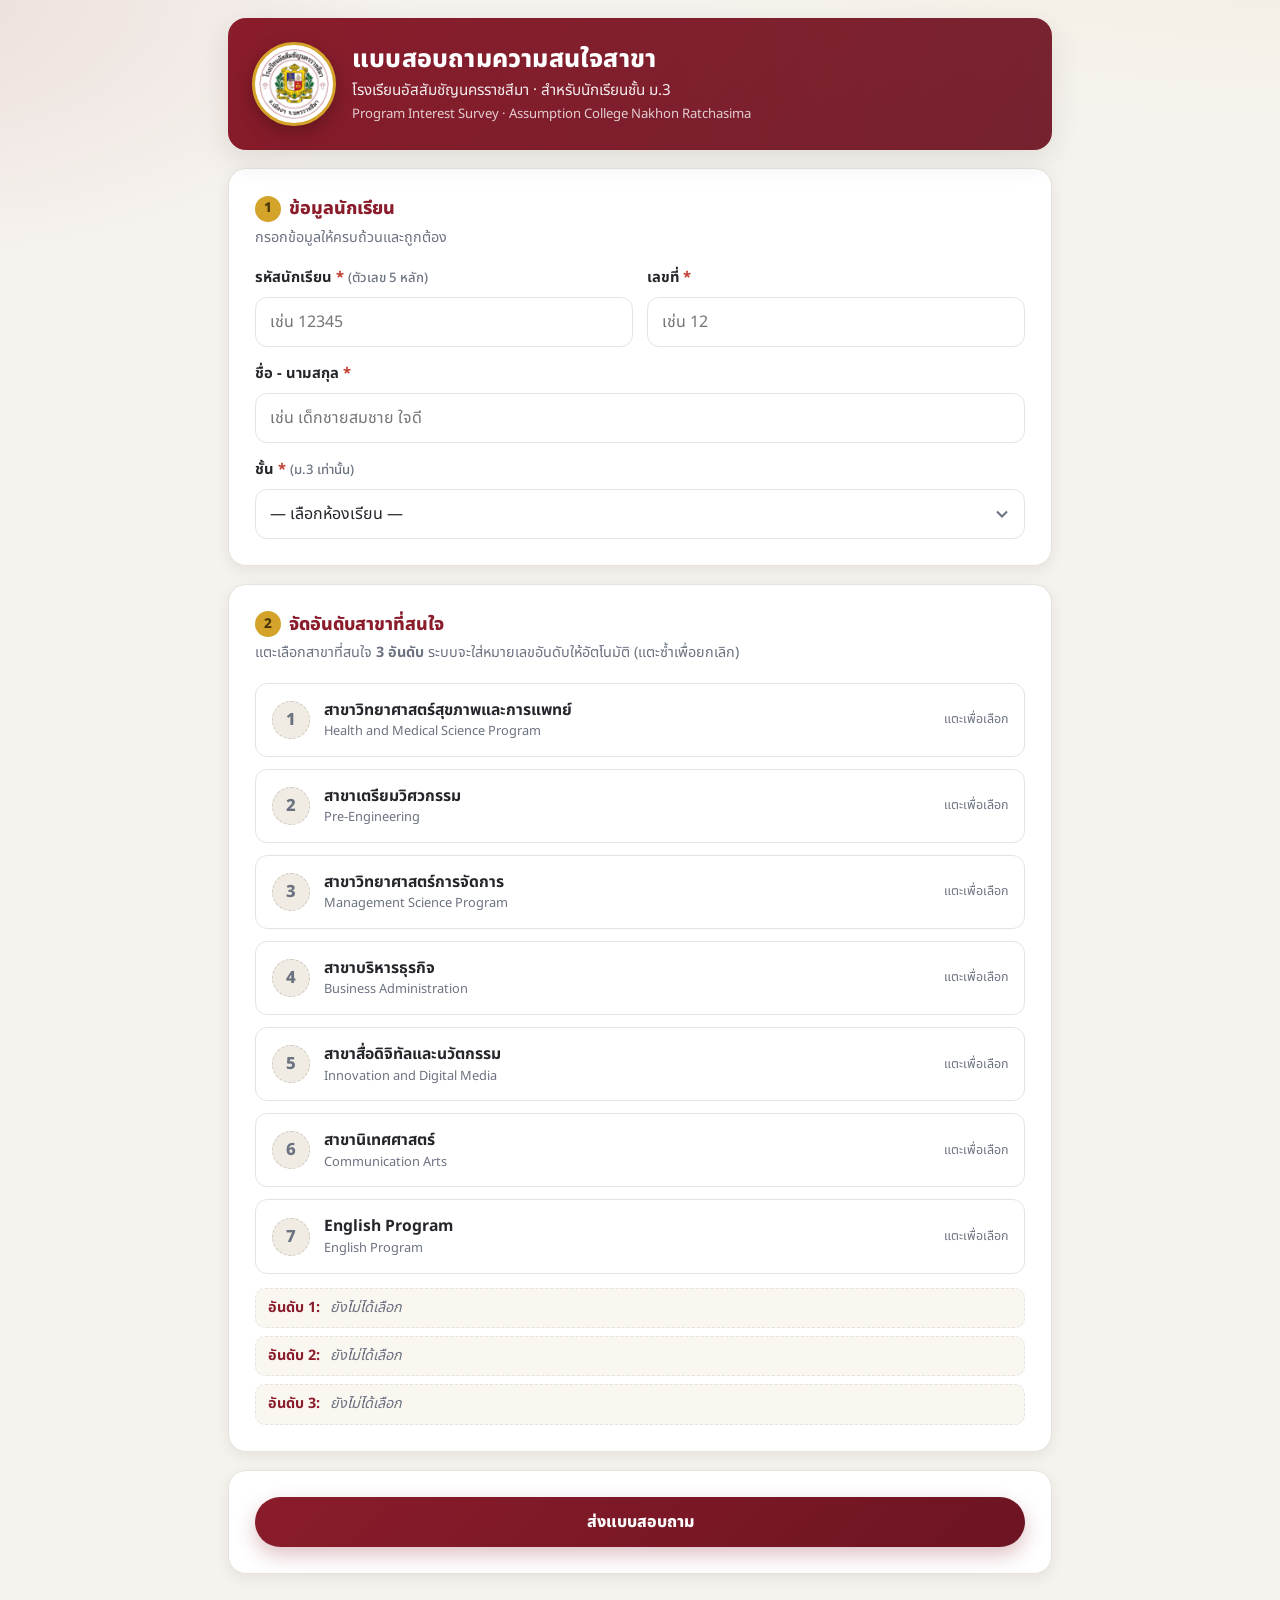
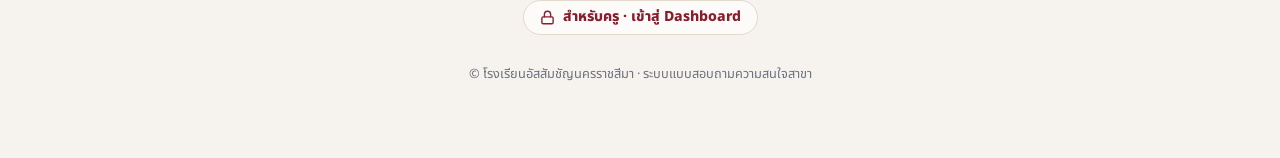
<file: index.html>
<!DOCTYPE html>
<html lang="th">
<head>
  <meta charset="UTF-8" />
  <meta name="viewport" content="width=device-width, initial-scale=1.0, viewport-fit=cover" />
  <meta name="theme-color" content="#8a1c2b" />
  <title>แบบสอบถามความสนใจสาขา | อัสสัมชัญนครราชสีมา</title>
  <meta name="description" content="แบบสอบถามความสนใจสาขาสำหรับนักเรียนชั้น ม.3 โรงเรียนอัสสัมชัญนครราชสีมา" />
  <link rel="icon" href="assets/img/logo.jpg" />
  <link rel="preconnect" href="https://fonts.googleapis.com" />
  <link rel="preconnect" href="https://fonts.gstatic.com" crossorigin />
  <link href="https://fonts.googleapis.com/css2?family=Noto+Sans+Thai:wght@400;500;700;800&display=swap" rel="stylesheet" />
  <link rel="stylesheet" href="assets/css/style.css?v=7" />
</head>
<body>
  <div class="container">

    <header class="site-header">
      <img class="logo" src="assets/img/logo.jpg" alt="ตราโรงเรียนอัสสัมชัญนครราชสีมา" />
      <div class="site-header__text">
        <h1>แบบสอบถามความสนใจสาขา</h1>
        <p>โรงเรียนอัสสัมชัญนครราชสีมา · สำหรับนักเรียนชั้น ม.3</p>
        <p class="en">Program Interest Survey · Assumption College Nakhon Ratchasima</p>
      </div>
    </header>

    <!-- ===== ฟอร์ม ===== -->
    <form id="surveyForm" novalidate>

      <div id="alert" class="alert"></div>

      <!-- ขั้นที่ 1: ข้อมูลนักเรียน -->
      <section class="card">
        <h2 class="card__title"><span class="step-badge">1</span> ข้อมูลนักเรียน</h2>
        <p class="card__subtitle">กรอกข้อมูลให้ครบถ้วนและถูกต้อง</p>

        <div class="grid-2">
          <div class="field">
            <label for="studentId">รหัสนักเรียน <span class="req">*</span> <span class="hint">(ตัวเลข 5 หลัก)</span></label>
            <input class="input" id="studentId" name="studentId" inputmode="numeric" maxlength="5"
                   autocomplete="off" placeholder="เช่น 12345" />
            <div class="field-error" data-for="studentId"></div>
          </div>
          <div class="field">
            <label for="number">เลขที่ <span class="req">*</span></label>
            <input class="input" id="number" name="number" inputmode="numeric" maxlength="2"
                   autocomplete="off" placeholder="เช่น 12" />
            <div class="field-error" data-for="number"></div>
          </div>
        </div>

        <div class="field">
          <label for="fullname">ชื่อ - นามสกุล <span class="req">*</span></label>
          <input class="input" id="fullname" name="fullname" autocomplete="off"
                 placeholder="เช่น เด็กชายสมชาย ใจดี" />
          <div class="field-error" data-for="fullname"></div>
        </div>

        <div class="field">
          <label for="classroom">ชั้น <span class="req">*</span> <span class="hint">(ม.3 เท่านั้น)</span></label>
          <select class="input" id="classroom" name="classroom">
            <option value="" disabled selected>— เลือกห้องเรียน —</option>
          </select>
          <div class="field-error" data-for="classroom"></div>
        </div>
      </section>

      <!-- ขั้นที่ 2: เลือกสาขา -->
      <section class="card">
        <h2 class="card__title"><span class="step-badge">2</span> จัดอันดับสาขาที่สนใจ</h2>
        <p class="card__subtitle" id="rankSubtitle">แตะเลือกสาขาที่สนใจ ระบบจะใส่หมายเลขอันดับให้อัตโนมัติ (แตะซ้ำเพื่อยกเลิก)</p>

        <div class="programs" id="programs"><!-- เติมด้วย JS --></div>

        <div class="rank-summary" id="rankSummary"><!-- เติมด้วย JS --></div>

        <div class="rank-reasons" id="rankReasons"><!-- เหตุผลแต่ละอันดับ (เติมด้วย JS) --></div>
      </section>

      <!-- ขั้นที่ 3: คำถามเพิ่มเติม (เติมด้วย JS ตามที่ครูตั้งค่า) -->
      <div id="extraQuestions"></div>

      <section class="card">
        <button type="submit" class="btn btn--primary" id="submitBtn">
          <span class="btn-label">ส่งแบบสอบถาม</span>
        </button>
      </section>
    </form>

    <!-- ===== หน้าจอสำเร็จ ===== -->
    <section class="card success" id="successScreen" style="display:none">
      <div class="success__icon">
        <svg width="42" height="42" viewBox="0 0 24 24" fill="none" stroke="#fff" stroke-width="3" stroke-linecap="round" stroke-linejoin="round">
          <path d="M20 6L9 17l-5-5"/>
        </svg>
      </div>
      <h2>ส่งแบบสอบถามเรียบร้อยแล้ว!</h2>
      <p>ขอบคุณที่ร่วมตอบแบบสอบถามความสนใจสาขา</p>
      <div class="success__detail" id="successDetail"></div>
      <div style="margin-top:22px">
        <button class="btn btn--ghost btn--sm" id="againBtn">ส่งคำตอบของอีกคน</button>
      </div>
    </section>

    <div class="teacher-access">
      <a href="dashboard.html" class="btn btn--ghost btn--sm">
        <svg width="15" height="15" viewBox="0 0 24 24" fill="none" stroke="currentColor" stroke-width="2.2" stroke-linecap="round" stroke-linejoin="round" aria-hidden="true">
          <rect x="3" y="11" width="18" height="11" rx="2"/><path d="M7 11V7a5 5 0 0 1 10 0v4"/>
        </svg>
        <span>สำหรับครู · เข้าสู่ Dashboard</span>
      </a>
    </div>

    <footer class="site-footer">
      © โรงเรียนอัสสัมชัญนครราชสีมา · ระบบแบบสอบถามความสนใจสาขา
    </footer>
  </div>

  <script src="assets/js/config.js?v=7"></script>
  <script src="assets/js/survey.js?v=7"></script>
</body>
</html>
</file>
<file: assets/css/style.css>
/* ============================================================
   แบบสอบถามความสนใจสาขา — โรงเรียนอัสสัมชัญนครราชสีมา
   ธีมสีตราโรงเรียน: แดงเลือดหมู / ทอง / น้ำเงิน
   ============================================================ */

:root {
  --maroon: #8a1c2b;
  --maroon-dark: #6d1422;
  --maroon-light: #b23446;
  --gold: #d4a32a;
  --gold-light: #f0c75e;
  --navy: #1f3a6e;
  --navy-light: #2e539b;
  --ink: #24262b;
  --muted: #6b7280;
  --line: #e7e3dc;
  --bg: #f6f3ee;
  --card: #ffffff;
  --ok: #1f9d57;
  --danger: #c0392b;
  --shadow: 0 10px 30px rgba(40, 20, 10, 0.10);
  --shadow-sm: 0 4px 14px rgba(40, 20, 10, 0.08);
  --radius: 18px;
  --radius-sm: 12px;
  --font: "Noto Sans Thai", "Sarabun", -apple-system, BlinkMacSystemFont,
    "Segoe UI", Roboto, sans-serif;
}

* { box-sizing: border-box; }

html { -webkit-text-size-adjust: 100%; }

body {
  margin: 0;
  font-family: var(--font);
  color: var(--ink);
  background: var(--bg);
  background-image:
    radial-gradient(1200px 500px at 100% -10%, rgba(212, 163, 42, 0.10), transparent 60%),
    radial-gradient(1000px 500px at -10% 0%, rgba(138, 28, 43, 0.10), transparent 55%);
  line-height: 1.55;
  min-height: 100dvh;
}

img { max-width: 100%; display: block; }

a { color: var(--navy); }

.container {
  width: 100%;
  max-width: 880px;
  margin: 0 auto;
  padding: 18px clamp(14px, 4vw, 28px) 64px;
}
.container--wide { max-width: 1180px; }

/* ---------- Header ---------- */
.site-header {
  display: flex;
  align-items: center;
  gap: 16px;
  padding: clamp(16px, 3vw, 24px);
  background: linear-gradient(135deg, var(--maroon), var(--maroon-dark));
  color: #fff;
  border-radius: var(--radius);
  box-shadow: var(--shadow);
  position: relative;
  overflow: hidden;
}
.site-header::after {
  content: "";
  position: absolute;
  inset: 0;
  background: linear-gradient(90deg, transparent, rgba(255,255,255,0.06));
  pointer-events: none;
}
.logo {
  width: clamp(58px, 13vw, 84px);
  height: clamp(58px, 13vw, 84px);
  border-radius: 50%;
  background: #fff;
  padding: 4px;
  object-fit: cover;
  box-shadow: 0 6px 18px rgba(0,0,0,0.25);
  border: 3px solid var(--gold);
  flex-shrink: 0;
}
.site-header__text { min-width: 0; }
.site-header__text h1 {
  margin: 0;
  font-size: clamp(1.05rem, 3.6vw, 1.55rem);
  font-weight: 800;
  letter-spacing: 0.2px;
  line-height: 1.25;
}
.site-header__text p {
  margin: 4px 0 0;
  font-size: clamp(0.78rem, 2.6vw, 0.95rem);
  opacity: 0.92;
}
.site-header__text .en {
  font-size: clamp(0.68rem, 2.2vw, 0.82rem);
  opacity: 0.78;
  margin-top: 2px;
}

/* ---------- Card ---------- */
.card {
  background: var(--card);
  border-radius: var(--radius);
  box-shadow: var(--shadow-sm);
  border: 1px solid var(--line);
  padding: clamp(16px, 3.5vw, 26px);
  margin-top: 18px;
}
.card__title {
  margin: 0 0 4px;
  font-size: 1.12rem;
  font-weight: 800;
  color: var(--maroon);
  display: flex;
  align-items: center;
  gap: 8px;
}
.card__subtitle {
  margin: 0 0 18px;
  color: var(--muted);
  font-size: 0.9rem;
}
.step-badge {
  display: inline-grid;
  place-items: center;
  width: 26px; height: 26px;
  border-radius: 50%;
  background: var(--gold);
  color: #4a3608;
  font-weight: 800;
  font-size: 0.85rem;
}

/* ---------- Form ---------- */
.field { margin-bottom: 16px; }
.field:last-child { margin-bottom: 0; }
.field label {
  display: block;
  font-weight: 700;
  font-size: 0.92rem;
  margin-bottom: 7px;
}
.field .req { color: var(--danger); }
.field .hint { color: var(--muted); font-weight: 500; font-size: 0.82rem; }

.input, select.input {
  width: 100%;
  padding: 12px 14px;
  border: 1.5px solid var(--line);
  border-radius: var(--radius-sm);
  font-family: inherit;
  font-size: 1rem;
  color: var(--ink);
  background: #fff;
  transition: border-color 0.15s, box-shadow 0.15s;
  -webkit-appearance: none;
  appearance: none;
}
.input:focus, select.input:focus {
  outline: none;
  border-color: var(--maroon-light);
  box-shadow: 0 0 0 4px rgba(178, 52, 70, 0.12);
}
.input.invalid { border-color: var(--danger); box-shadow: 0 0 0 4px rgba(192,57,43,0.10); }
select.input {
  background-image: url("data:image/svg+xml,%3Csvg xmlns='http://www.w3.org/2000/svg' width='20' height='20' viewBox='0 0 24 24' fill='none' stroke='%236b7280' stroke-width='2.5'%3E%3Cpath d='M6 9l6 6 6-6'/%3E%3C/svg%3E");
  background-repeat: no-repeat;
  background-position: right 12px center;
  padding-right: 40px;
}
.field-error {
  color: var(--danger);
  font-size: 0.82rem;
  margin-top: 6px;
  display: none;
}
.field-error.show { display: block; }

.grid-2 { display: grid; grid-template-columns: 1fr 1fr; gap: 14px; }
@media (max-width: 560px) { .grid-2 { grid-template-columns: 1fr; } }

/* ---------- Program ranking ---------- */
.programs { display: grid; gap: 12px; }
.program {
  display: flex;
  align-items: center;
  gap: 14px;
  padding: 14px 16px;
  border: 1.5px solid var(--line);
  border-radius: var(--radius-sm);
  background: #fff;
  cursor: pointer;
  user-select: none;
  transition: border-color 0.15s, box-shadow 0.15s, transform 0.08s, background 0.15s;
  position: relative;
}
.program:hover { border-color: var(--gold); }
.program:active { transform: scale(0.995); }
.program.selected {
  border-color: var(--maroon);
  background: linear-gradient(0deg, rgba(138,28,43,0.04), rgba(138,28,43,0.04));
  box-shadow: 0 4px 14px rgba(138,28,43,0.10);
}
.program__rank {
  width: 38px; height: 38px;
  flex-shrink: 0;
  border-radius: 50%;
  display: grid;
  place-items: center;
  font-weight: 800;
  font-size: 1.05rem;
  background: #f0ece4;
  color: var(--muted);
  border: 1.5px dashed #cdc6ba;
  transition: all 0.15s;
}
.program.selected .program__rank {
  background: var(--maroon);
  color: #fff;
  border-style: solid;
  border-color: var(--maroon);
}
.program.selected[data-rank="1"] .program__rank { background: var(--gold); color: #4a3608; border-color: var(--gold); }
.program.selected[data-rank="2"] .program__rank { background: #9aa7b8; color:#fff; border-color:#9aa7b8;}
.program.selected[data-rank="3"] .program__rank { background: #cd7f4d; color:#fff; border-color:#cd7f4d;}
.program__body { min-width: 0; }
.program__name { font-weight: 700; font-size: 0.98rem; }
.program__en { color: var(--muted); font-size: 0.8rem; }
.program__hint {
  margin-left: auto;
  font-size: 0.78rem;
  color: var(--muted);
  white-space: nowrap;
}
.program.selected .program__hint { display: none; }

.rank-summary {
  margin-top: 14px;
  display: grid;
  gap: 8px;
}
.rank-summary__row {
  display: flex; align-items: center; gap: 10px;
  font-size: 0.9rem;
  padding: 8px 12px;
  background: #faf7f1;
  border: 1px dashed var(--line);
  border-radius: 10px;
}
.rank-summary__row b { color: var(--maroon); }
.rank-summary__row .empty { color: var(--muted); font-style: italic; }

/* ---------- เหตุผลของแต่ละอันดับ ---------- */
.rank-reasons { display: grid; gap: 12px; margin-top: 14px; }
.rank-reasons:empty { margin-top: 0; }
.reason-box {
  padding: 12px 14px;
  border: 1.5px solid var(--gold);
  border-radius: var(--radius-sm);
  background: #fffaf0;
  animation: fade 0.25s;
}
.reason-box label {
  display: block;
  font-weight: 700;
  font-size: 0.9rem;
  margin-bottom: 8px;
}
.reason-rank {
  display: inline-block;
  background: var(--maroon);
  color: #fff;
  font-size: 0.72rem;
  font-weight: 800;
  padding: 2px 9px;
  border-radius: 999px;
  margin-right: 4px;
}
.reason-box textarea.input { background: #fff; }

/* ---------- คำถามเพิ่มเติม: เรต (ดาว) ---------- */
.q-field { margin-bottom: 18px; }
.rate { display: flex; align-items: center; gap: 4px; flex-wrap: wrap; }
.rate__star {
  background: none;
  border: none;
  cursor: pointer;
  font-size: 1.9rem;
  line-height: 1;
  color: #d9d2c6;
  padding: 2px 1px;
  transition: transform 0.08s, color 0.12s;
}
.rate__star:hover { transform: scale(1.12); }
.rate__star.on { color: var(--gold); }
.rate__label { margin-left: 10px; font-size: 0.85rem; color: var(--muted); font-weight: 700; }
textarea.input { resize: vertical; min-height: 64px; line-height: 1.5; }

/* ---------- Buttons ---------- */
.btn {
  display: inline-flex;
  align-items: center;
  justify-content: center;
  gap: 8px;
  padding: 13px 22px;
  border: none;
  border-radius: 999px;
  font-family: inherit;
  font-size: 1rem;
  font-weight: 800;
  cursor: pointer;
  transition: transform 0.08s, box-shadow 0.15s, background 0.15s, opacity 0.15s;
  text-decoration: none;
}
.btn:active { transform: translateY(1px); }
.btn--primary {
  background: linear-gradient(135deg, var(--maroon), var(--maroon-dark));
  color: #fff;
  box-shadow: 0 8px 20px rgba(138,28,43,0.28);
  width: 100%;
}
.btn--primary:hover { box-shadow: 0 10px 26px rgba(138,28,43,0.36); }
.btn--gold { background: linear-gradient(135deg, var(--gold-light), var(--gold)); color: #4a3608; }
.btn--ghost { background: #fff; border: 1.5px solid var(--line); color: var(--ink); }
.btn--ghost:hover { border-color: var(--maroon-light); }
.btn:disabled { opacity: 0.55; cursor: not-allowed; box-shadow: none; }
.btn--sm { padding: 9px 16px; font-size: 0.88rem; }

/* ---------- Alert / toast ---------- */
.alert {
  padding: 12px 16px;
  border-radius: var(--radius-sm);
  font-size: 0.9rem;
  font-weight: 600;
  margin-bottom: 16px;
  display: none;
}
.alert.show { display: block; }
.alert--error { background: #fdecea; color: #a02a1e; border: 1px solid #f5c4bd; }
.alert--ok { background: #e8f7ee; color: #1c7a44; border: 1px solid #b9e6cc; }

/* ---------- Success screen ---------- */
.success {
  text-align: center;
  padding: clamp(24px, 6vw, 50px) 20px;
}
.success__icon {
  width: 84px; height: 84px;
  margin: 0 auto 18px;
  border-radius: 50%;
  background: linear-gradient(135deg, #2bbd6e, #1f9d57);
  display: grid; place-items: center;
  box-shadow: 0 10px 26px rgba(31,157,87,0.35);
  animation: pop 0.4s cubic-bezier(.2,1.3,.5,1);
}
@keyframes pop { from { transform: scale(0); } to { transform: scale(1); } }
.success h2 { color: var(--maroon); margin: 0 0 8px; }
.success__detail {
  display: inline-block;
  text-align: left;
  margin: 18px auto 0;
  padding: 16px 20px;
  background: #faf7f1;
  border-radius: var(--radius-sm);
  border: 1px solid var(--line);
  font-size: 0.92rem;
}
.success__detail ol { margin: 6px 0 0; padding-left: 20px; }

/* ---------- Loader ---------- */
.spinner {
  width: 18px; height: 18px;
  border: 2.5px solid rgba(255,255,255,0.4);
  border-top-color: #fff;
  border-radius: 50%;
  animation: spin 0.7s linear infinite;
}
.spinner--dark { border-color: rgba(138,28,43,0.25); border-top-color: var(--maroon); }
@keyframes spin { to { transform: rotate(360deg); } }
.loading-block { text-align: center; padding: 40px 10px; color: var(--muted); }
.loading-block .spinner { margin: 0 auto 12px; }

/* ---------- Teacher access link ---------- */
.teacher-access {
  text-align: center;
  margin-top: 26px;
}
.teacher-access .btn {
  color: var(--maroon);
  border-color: #e3d9cb;
  background: rgba(255, 255, 255, 0.7);
  line-height: 1;
}
.teacher-access .btn svg { flex-shrink: 0; }
.teacher-access .btn:hover {
  border-color: var(--maroon-light);
  background: #fff;
}

/* ---------- Footer ---------- */
.site-footer {
  text-align: center;
  color: var(--muted);
  font-size: 0.8rem;
  margin-top: 30px;
  padding-bottom: 10px;
}

/* ============================================================
   DASHBOARD
   ============================================================ */
.gate { max-width: 420px; margin: 8vh auto 0; }
.gate .logo-center {
  width: 96px; height: 96px; margin: 0 auto 18px;
  border-radius: 50%; background:#fff; padding:5px;
  border: 4px solid var(--gold);
  box-shadow: var(--shadow);
}

.dash-tabs {
  display: flex;
  gap: 6px;
  margin-top: 18px;
  background: #fff;
  padding: 6px;
  border-radius: 999px;
  border: 1px solid var(--line);
  box-shadow: var(--shadow-sm);
  overflow-x: auto;
  -webkit-overflow-scrolling: touch;
  scrollbar-width: none;
}
.dash-tabs::-webkit-scrollbar { display: none; }
.tab {
  flex: 1 0 auto;
  white-space: nowrap;
  padding: 10px 18px;
  border-radius: 999px;
  border: none;
  background: transparent;
  font-family: inherit;
  font-weight: 700;
  font-size: 0.9rem;
  color: var(--muted);
  cursor: pointer;
  transition: all 0.15s;
}
.tab.active { background: linear-gradient(135deg, var(--maroon), var(--maroon-dark)); color: #fff; }

.tab-panel { display: none; }
.tab-panel.active { display: block; animation: fade 0.25s; }
@keyframes fade { from { opacity: 0; transform: translateY(6px);} to {opacity:1; transform:none;} }

.stats-row {
  display: grid;
  grid-template-columns: repeat(auto-fit, minmax(150px, 1fr));
  gap: 12px;
  margin-top: 18px;
}
.stat {
  background: #fff;
  border: 1px solid var(--line);
  border-radius: var(--radius-sm);
  padding: 16px 18px;
  box-shadow: var(--shadow-sm);
}
.stat__num { font-size: 1.8rem; font-weight: 800; color: var(--maroon); line-height: 1.1; }
.stat__label { color: var(--muted); font-size: 0.85rem; margin-top: 2px; }

.charts-grid {
  display: grid;
  grid-template-columns: repeat(auto-fit, minmax(280px, 1fr));
  gap: 16px;
  margin-top: 18px;
}
.chart-card {
  background: #fff;
  border: 1px solid var(--line);
  border-radius: var(--radius);
  padding: 18px;
  box-shadow: var(--shadow-sm);
}
.chart-card h3 {
  margin: 0 0 4px;
  font-size: 1rem;
  display: flex; align-items: center; gap: 8px;
}
.chart-card .rank-pill {
  display: inline-grid; place-items: center;
  width: 24px; height: 24px; border-radius: 50%;
  font-size: 0.8rem; font-weight: 800; color:#fff;
}
.rank-pill.r1 { background: var(--gold); color:#4a3608; }
.rank-pill.r2 { background: #9aa7b8; }
.rank-pill.r3 { background: #cd7f4d; }
.chart-card p.sub { margin: 0 0 12px; color: var(--muted); font-size: 0.82rem; }
.chart-wrap { position: relative; height: 260px; }
.chart-empty { text-align:center; color: var(--muted); padding: 40px 0; font-size: 0.9rem; }

/* ---------- คำอธิบายใต้กราฟแบบจัดอันดับ ---------- */
.chart-legend {
  margin-top: 16px;
  border-top: 1px dashed var(--line);
  padding-top: 12px;
  display: flex;
  flex-direction: column;
  gap: 2px;
  width: 100%;
}
.lg-row {
  display: flex;
  align-items: center;
  gap: 9px;
  padding: 6px 8px;
  border-radius: 8px;
  font-size: 0.86rem;
  transition: background 0.12s;
}
.lg-row:hover { background: #faf7f1; }
.lg-rank {
  width: 20px; height: 20px;
  flex-shrink: 0;
  border-radius: 50%;
  background: #efe9df;
  color: var(--muted);
  font-size: 0.72rem;
  font-weight: 800;
  display: grid;
  place-items: center;
}
.lg-row:nth-child(1) .lg-rank { background: var(--gold); color: #4a3608; }
.lg-row:nth-child(2) .lg-rank { background: #c3ccd8; color: #2b3a4d; }
.lg-row:nth-child(3) .lg-rank { background: #e3b48f; color: #5a3414; }
.lg-dot {
  width: 12px; height: 12px;
  flex-shrink: 0;
  border-radius: 50%;
  border: 1.5px solid rgba(0,0,0,0.06);
}
.lg-name {
  flex: 1 1 auto;
  min-width: 0;
  overflow: hidden;
  text-overflow: ellipsis;
  white-space: nowrap;
  font-weight: 600;
  font-size: 0.85rem;
}
.lg-val {
  flex: 0 0 auto;
  min-width: 46px;
  text-align: right;
  margin-left: 8px;
  font-size: 0.82rem;
  white-space: nowrap;
}
.lg-val b { color: var(--maroon); font-weight: 800; }
.lg-zero { opacity: 0.45; }
.lg-zero .lg-val b { color: var(--muted); }

.toolbar {
  display: flex;
  flex-wrap: wrap;
  gap: 12px;
  align-items: center;
  margin-top: 18px;
}
.toolbar .input { width: auto; flex: 1 1 200px; }
.toolbar label { font-weight: 700; font-size: 0.9rem; }

/* ---------- Table ---------- */
.table-wrap {
  margin-top: 16px;
  background: #fff;
  border: 1px solid var(--line);
  border-radius: var(--radius);
  box-shadow: var(--shadow-sm);
  overflow: hidden;
}
.table-scroll { overflow-x: auto; -webkit-overflow-scrolling: touch; }
table.data {
  width: 100%;
  border-collapse: collapse;
  font-size: 0.88rem;
  min-width: 640px;
}
table.data th, table.data td {
  padding: 11px 14px;
  text-align: left;
  border-bottom: 1px solid var(--line);
  vertical-align: middle;
}
table.data thead th {
  background: #faf7f1;
  color: var(--maroon);
  font-weight: 800;
  position: sticky;
  top: 0;
  white-space: nowrap;
}
table.data tbody tr { transition: background 0.12s; cursor: pointer; }
table.data tbody tr:hover { background: #fbf6ef; }
table.data tbody tr:last-child td { border-bottom: none; }
.chip {
  display: inline-block;
  padding: 3px 10px;
  border-radius: 999px;
  background: #f0ece4;
  font-size: 0.78rem;
  font-weight: 700;
  color: var(--ink);
  white-space: nowrap;
}
.chip--room { background: var(--navy); color:#fff; }
.tap-hint { color: var(--muted); font-size: 0.78rem; }

.room-group-title {
  font-weight: 800;
  color: var(--maroon);
  margin: 22px 0 10px;
  display: flex; align-items: center; gap: 10px;
}
.room-group-title .count { color: var(--muted); font-weight: 600; font-size: 0.85rem; }

/* ---------- Modal ---------- */
.modal-backdrop {
  position: fixed; inset: 0;
  background: rgba(30,15,10,0.55);
  backdrop-filter: blur(3px);
  display: none;
  align-items: center; justify-content: center;
  padding: 16px;
  z-index: 50;
}
.modal-backdrop.show { display: flex; animation: fade 0.2s; }
.modal {
  background: #fff;
  border-radius: var(--radius);
  max-width: 460px;
  width: 100%;
  max-height: 90dvh;
  overflow-y: auto;
  box-shadow: 0 20px 60px rgba(0,0,0,0.35);
  animation: pop 0.25s cubic-bezier(.2,1.2,.5,1);
}
.modal__head {
  background: linear-gradient(135deg, var(--maroon), var(--maroon-dark));
  color: #fff;
  padding: 20px 22px;
  border-radius: var(--radius) var(--radius) 0 0;
  position: relative;
}
.modal__head h3 { margin: 0; font-size: 1.2rem; }
.modal__head p { margin: 4px 0 0; opacity: 0.9; font-size: 0.85rem; }
.modal__close {
  position: absolute; top: 14px; right: 14px;
  width: 34px; height: 34px;
  border-radius: 50%; border: none;
  background: rgba(255,255,255,0.2);
  color: #fff; font-size: 1.3rem; cursor: pointer;
  display: grid; place-items: center;
}
.modal__close:hover { background: rgba(255,255,255,0.32); }
.modal__body { padding: 22px; }
.detail-row {
  display: flex; justify-content: space-between; gap: 12px;
  padding: 9px 0;
  border-bottom: 1px dashed var(--line);
  font-size: 0.92rem;
}
.detail-row span:first-child { color: var(--muted); }
.detail-row span:last-child { font-weight: 700; text-align: right; }
.detail-ranks { margin-top: 16px; display: grid; gap: 10px; }
.detail-rank {
  display: flex; align-items: center; gap: 12px;
  padding: 12px 14px;
  border-radius: var(--radius-sm);
  border: 1px solid var(--line);
  background: #faf7f1;
}
.detail-rank .num {
  width: 34px; height: 34px; flex-shrink: 0;
  border-radius: 50%; display: grid; place-items: center;
  font-weight: 800; color: #fff;
}
.detail-rank .num.r1 { background: var(--gold); color:#4a3608; }
.detail-rank .num.r2 { background: #9aa7b8; }
.detail-rank .num.r3 { background: #cd7f4d; }
.detail-rank .txt { font-weight: 700; font-size: 0.9rem; }
.detail-rank .txt small { display:block; color: var(--muted); font-weight: 500; }

.topbar {
  display: flex; align-items: center; gap: 14px;
  flex-wrap: wrap;
}
.topbar .site-header { flex: 1 1 auto; }

/* ============================================================
   แท็บจัดการแบบสอบถาม (ครู)
   ============================================================ */
.manage-grid {
  display: grid;
  grid-template-columns: 1fr 1fr;
  gap: 16px;
  margin-top: 18px;
}
.manage-grid .manage-full { grid-column: 1 / -1; }
@media (max-width: 760px) { .manage-grid { grid-template-columns: 1fr; } }

.edit-list { display: flex; flex-direction: column; gap: 8px; margin: 4px 0 14px; }
.edit-item {
  display: flex;
  align-items: center;
  gap: 10px;
  padding: 10px 12px;
  border: 1px solid var(--line);
  border-radius: var(--radius-sm);
  background: #faf7f1;
}
.edit-item--chip { display: inline-flex; }
.edit-item__idx {
  width: 24px; height: 24px; flex-shrink: 0;
  border-radius: 50%;
  background: var(--maroon); color: #fff;
  font-size: 0.78rem; font-weight: 800;
  display: grid; place-items: center;
}
.edit-item__main { flex: 1 1 auto; min-width: 0; font-size: 0.92rem; }
.edit-item__main b { font-weight: 700; }
.edit-item__main small { display: block; color: var(--muted); font-size: 0.78rem; font-weight: 500; }

.del-btn {
  flex-shrink: 0;
  border: 1px solid #f0c4bd;
  background: #fdecea;
  color: var(--danger);
  font-family: inherit;
  font-weight: 700;
  font-size: 0.8rem;
  padding: 6px 12px;
  border-radius: 999px;
  cursor: pointer;
  transition: background 0.12s;
}
.del-btn:hover { background: #f9d9d4; }

.q-badge {
  flex-shrink: 0;
  font-size: 0.72rem;
  font-weight: 800;
  padding: 3px 9px;
  border-radius: 999px;
  white-space: nowrap;
}
.q-badge--rate { background: #fff4d6; color: #8a6400; }
.q-badge--text { background: #e3ecf7; color: #1f3a6e; }
.q-badge--req  { background: #fdecea; color: var(--danger); }

.add-row {
  display: flex;
  flex-wrap: wrap;
  gap: 8px;
  align-items: center;
}
.add-row .input { flex: 1 1 140px; width: auto; }
.add-row .btn { flex-shrink: 0; }
.add-row--q .req-check {
  display: inline-flex; align-items: center; gap: 6px;
  font-size: 0.85rem; font-weight: 700; white-space: nowrap;
}
.add-row--q #newQType { flex: 0 0 auto; }
.add-row--q #newQMax { flex: 0 0 72px; }

.rank-count-row {
  display: flex; align-items: center; gap: 10px;
  margin-top: 6px;
  padding-top: 14px;
  border-top: 1px dashed var(--line);
}
.rank-count-row label { font-weight: 700; font-size: 0.9rem; }
.rank-count-row .input { width: 80px; flex: 0 0 auto; }

.reason-toggle {
  display: flex;
  align-items: flex-start;
  gap: 10px;
  margin-top: 12px;
  padding: 12px 14px;
  border: 1.5px solid var(--gold);
  border-radius: var(--radius-sm);
  background: #fffaf0;
  font-size: 0.88rem;
  line-height: 1.45;
  cursor: pointer;
}
.reason-toggle input { margin-top: 3px; flex-shrink: 0; width: 17px; height: 17px; }
.reason-toggle b { color: var(--maroon); }

/* เหตุผลในป๊อปอัปรายบุคคล */
.detail-reason {
  margin-top: 6px;
  font-weight: 500;
  font-size: 0.85rem;
  color: var(--ink);
  background: #fffaf0;
  border-left: 3px solid var(--gold);
  padding: 6px 10px;
  border-radius: 6px;
}
.detail-reason b { color: var(--maroon); font-weight: 700; }

.manage-actions {
  margin-top: 20px;
  display: flex;
  align-items: center;
  gap: 14px;
  flex-wrap: wrap;
}
#sheetLink { text-decoration: none; }
</file>
